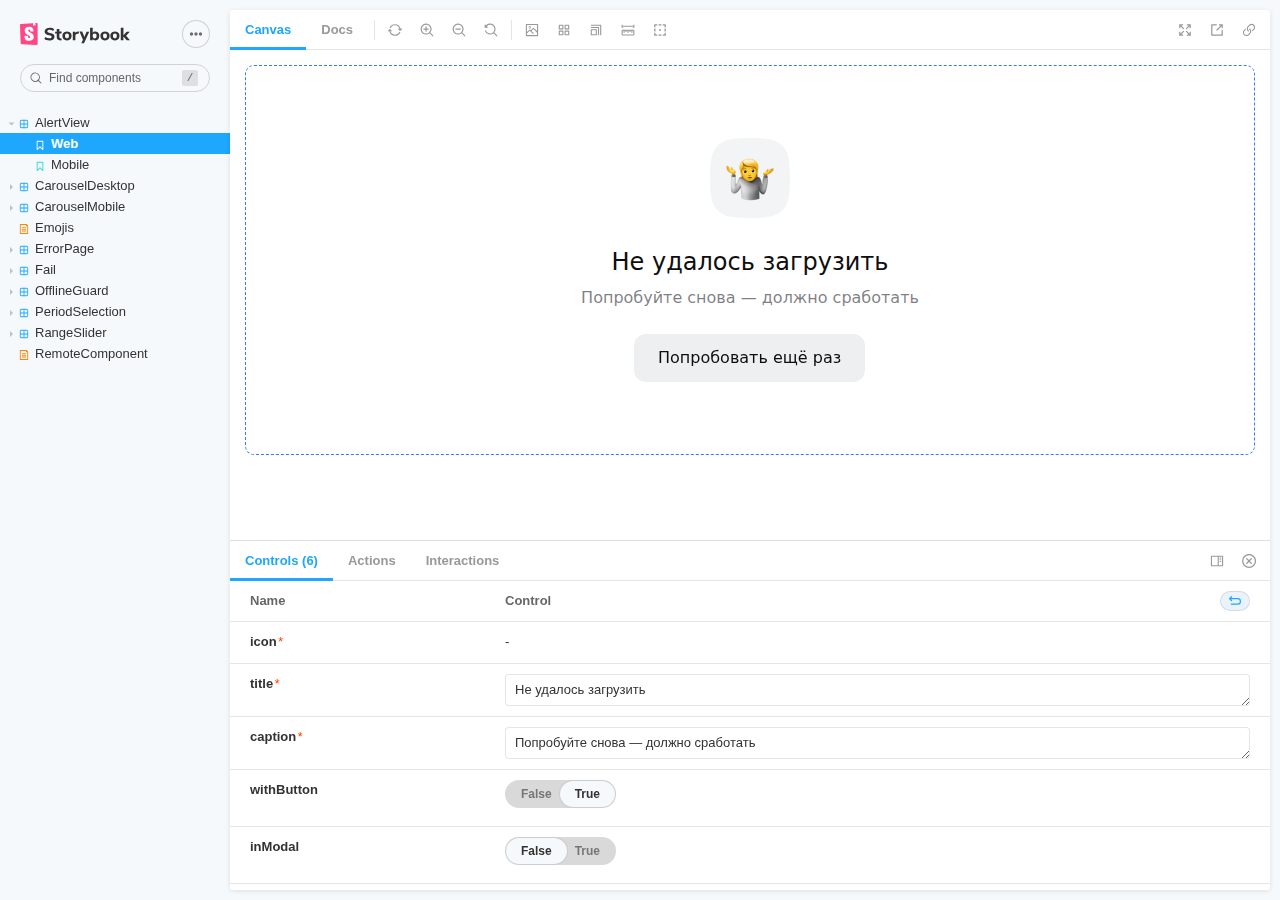
<file: index.html>
<!doctype html><html lang="en"><head><meta charset="utf-8"/><title>Webpack App</title><meta name="viewport" content="width=device-width,initial-scale=1"/><style>html, body {
    overflow: hidden;
    height: 100%;
    width: 100%;
    margin: 0;
    padding: 0;
  }

  * {
    box-sizing: border-box;
  }</style><script>/* globals window */
  /* eslint-disable no-underscore-dangle */
  try {
    if (window.top !== window) {
      window.__REACT_DEVTOOLS_GLOBAL_HOOK__ = window.top.__REACT_DEVTOOLS_GLOBAL_HOOK__;
    }
  } catch (e) {
    // eslint-disable-next-line no-console
    console.warn('unable to connect to top frame for connecting dev tools');
  }

  window.onerror = function onerror(message, source, line, column, err) {
    if (window.CONFIG_TYPE !== 'DEVELOPMENT') return;
    // eslint-disable-next-line no-var, vars-on-top
    var xhr = new window.XMLHttpRequest();
    xhr.open('POST', '/runtime-error');
    xhr.setRequestHeader('Content-Type', 'application/json;charset=UTF-8');
    xhr.send(
      JSON.stringify({
        /* eslint-disable object-shorthand */
        message: message,
        source: source,
        line: line,
        column: column,
        error: err && { message: err.message, name: err.name, stack: err.stack },
        origin: 'manager',
        /* eslint-enable object-shorthand */
      })
    );
  };</script><style>#root[hidden],
      #docs-root[hidden] {
        display: none !important;
      }</style></head><body><div id="root"></div><div id="docs-root"></div><script>window['CONFIG_TYPE'] = "PRODUCTION";
          
      
          
            window['LOGLEVEL'] = "info";
          
      
          
            window['FEATURES'] = {"postcss":true,"emotionAlias":false,"warnOnLegacyHierarchySeparator":true,"buildStoriesJson":false,"storyStoreV7":false,"modernInlineRender":false,"breakingChangesV7":false,"interactionsDebugger":false,"babelModeV7":false,"argTypeTargetsV7":false,"previewMdx2":false};
          
      
          
      
          
      
          
            window['DOCS_MODE'] = false;</script><script src="runtime~main.e646562f4f76b1b0eecb.manager.bundle.js"></script><script src="292.92fffae3e85dd0c6dcae.manager.bundle.js"></script><script src="main.4e8a7eb01aa65143df40.manager.bundle.js"></script></body></html>
</file>
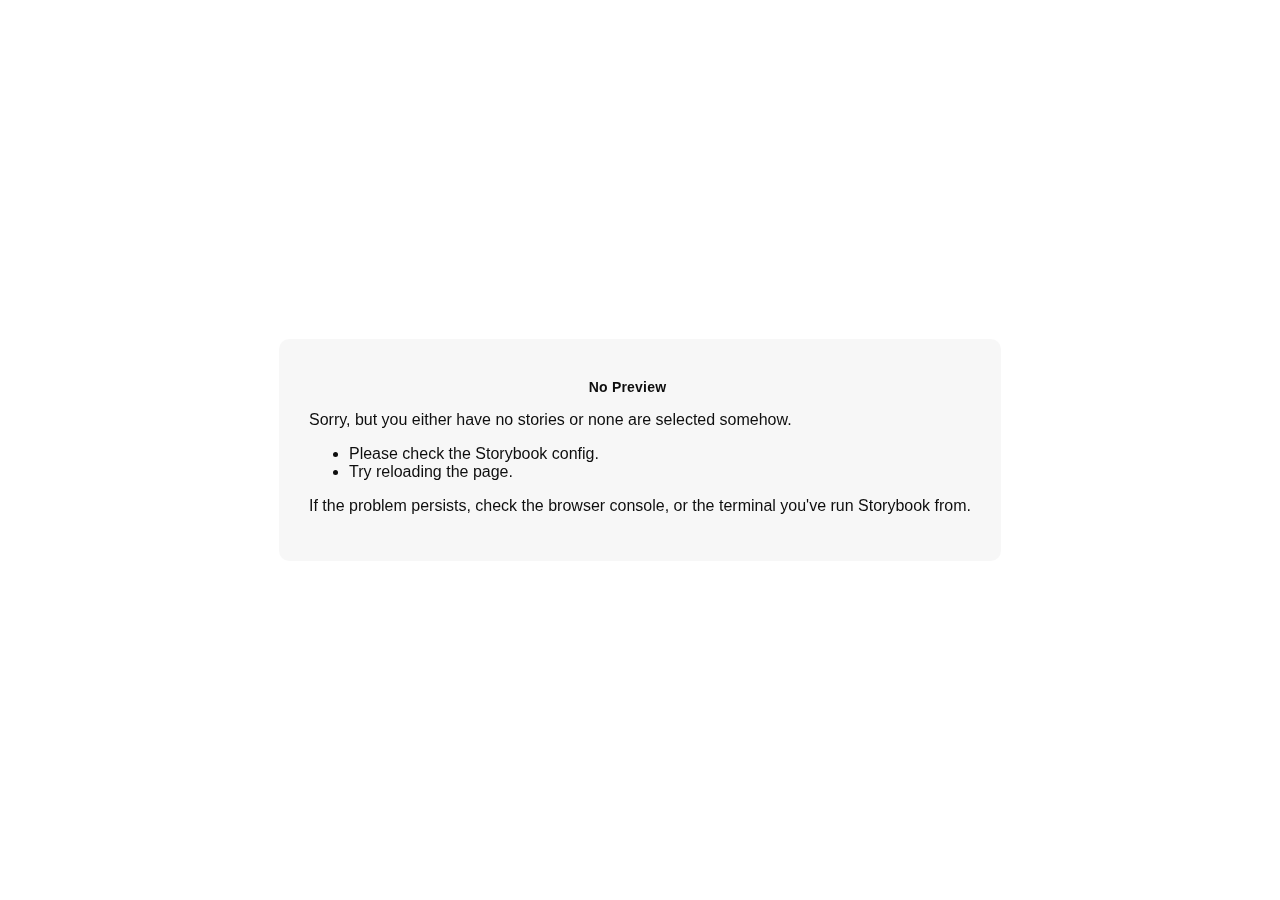
<file: iframe.html>
<!doctype html><html lang="en"><head><meta charset="utf-8"><title>Webpack App</title><meta name="viewport" content="width=device-width,initial-scale=1"><base target="_parent"><style>/* While we aren't showing the main block yet, but still preparing, we want everything the user
     has rendered, which may or may not be in #root, to be display none */
  .sb-show-preparing-story:not(.sb-show-main) > :not(.sb-preparing-story) {
    display: none;
  }

  .sb-show-preparing-docs:not(.sb-show-main) > :not(.sb-preparing-docs) {
    display: none;
  }

  /* Hide our own blocks when we aren't supposed to be showing them */
  :not(.sb-show-preparing-story) > .sb-preparing-story,
  :not(.sb-show-preparing-docs) > .sb-preparing-docs,
  :not(.sb-show-nopreview) > .sb-nopreview,
  :not(.sb-show-errordisplay) > .sb-errordisplay {
    display: none;
  }

  .sb-show-main.sb-main-centered {
    margin: 0;
    display: flex;
    align-items: center;
    min-height: 100vh;
  }

  .sb-show-main.sb-main-centered #root {
    box-sizing: border-box;
    margin: auto;
    padding: 1rem;
    max-height: 100%; /* Hack for centering correctly in IE11 */
  }

  /* Vertical centering fix for IE11 */
  @media screen and (-ms-high-contrast: none), (-ms-high-contrast: active) {
    .sb-show-main.sb-main-centered:after {
      content: '';
      min-height: inherit;
      font-size: 0;
    }
  }

  .sb-show-main.sb-main-fullscreen {
    margin: 0;
    padding: 0;
    display: block;
  }

  .sb-show-main.sb-main-padded {
    margin: 0;
    padding: 1rem;
    display: block;
    box-sizing: border-box;
  }

  .sb-wrapper {
    position: fixed;
    top: 0;
    bottom: 0;
    left: 0;
    right: 0;
    padding: 20px;
    font-family: 'Nunito Sans', -apple-system, '.SFNSText-Regular', 'San Francisco',
      BlinkMacSystemFont, 'Segoe UI', 'Helvetica Neue', Helvetica, Arial, sans-serif;
    -webkit-font-smoothing: antialiased;
    overflow: auto;
  }

  .sb-heading {
    font-size: 14px;
    font-weight: 600;
    letter-spacing: 0.2px;
    margin: 10px 0;
    padding-right: 25px;
  }

  .sb-nopreview {
    display: flex;
    align-content: center;
    justify-content: center;
  }

  .sb-nopreview_main {
    margin: auto;
    padding: 30px;
    border-radius: 10px;
    background: rgba(0, 0, 0, 0.03);
  }

  .sb-nopreview_heading {
    text-align: center;
  }

  .sb-errordisplay {
    border: 20px solid rgb(187, 49, 49);
    background: #222;
    color: #fff;
    z-index: 999999;
  }

  .sb-errordisplay_code {
    padding: 10px;
    background: #000;
    color: #eee;
    font-family: 'Operator Mono', 'Fira Code Retina', 'Fira Code', 'FiraCode-Retina', 'Andale Mono',
      'Lucida Console', Consolas, Monaco, monospace;
  }

  .sb-errordisplay pre {
    white-space: pre-wrap;
  }

  @-webkit-keyframes sb-rotate360 {
    from {
      transform: rotate(0deg);
    }
    to {
      transform: rotate(360deg);
    }
  }
  @keyframes sb-rotate360 {
    from {
      transform: rotate(0deg);
    }
    to {
      transform: rotate(360deg);
    }
  }
  @-webkit-keyframes sb-glow {
    0%,
    100% {
      opacity: 1;
    }
    50% {
      opacity: 0.4;
    }
  }
  @keyframes sb-glow {
    0%,
    100% {
      opacity: 1;
    }
    50% {
      opacity: 0.4;
    }
  }

  /* We display the preparing loaders *over* the rendering story */
  .sb-preparing-story,
  .sb-preparing-docs {
    background-color: white;
    /* Maximum possible z-index. It would be better to use stacking contexts to ensure it's always
    on top, but this isn't possible as it would require making CSS changes that could affect user code */
    z-index: 2147483647;
  }

  .sb-loader {
    -webkit-animation: sb-rotate360 0.7s linear infinite;
    animation: sb-rotate360 0.7s linear infinite;
    border-color: rgba(97, 97, 97, 0.29);
    border-radius: 50%;
    border-style: solid;
    border-top-color: #646464;
    border-width: 2px;
    display: inline-block;
    height: 32px;
    left: 50%;
    margin-left: -16px;
    margin-top: -16px;
    mix-blend-mode: difference;
    overflow: hidden;
    position: absolute;
    top: 50%;
    transition: all 200ms ease-out;
    vertical-align: top;
    width: 32px;
    z-index: 4;
  }

  .sb-previewBlock {
    background: #fff;
    border: 1px solid rgba(0, 0, 0, 0.1);
    border-radius: 4px;
    box-shadow: rgba(0, 0, 0, 0.1) 0 1px 3px 0;
    margin: 25px auto 40px;
    max-width: 600px;
  }

  .sb-previewBlock_header {
    align-items: center;
    box-shadow: rgba(0, 0, 0, 0.1) 0 -1px 0 0 inset;
    display: flex;
    gap: 14px;
    height: 40px;
    padding: 0 12px;
  }

  .sb-previewBlock_icon {
    -webkit-animation: sb-glow 1.5s ease-in-out infinite;
    animation: sb-glow 1.5s ease-in-out infinite;
    background: #e6e6e6;
    height: 14px;
    width: 14px;
  }
  .sb-previewBlock_icon:last-child {
    margin-left: auto;
  }

  .sb-previewBlock_body {
    -webkit-animation: sb-glow 1.5s ease-in-out infinite;
    animation: sb-glow 1.5s ease-in-out infinite;
    height: 182px;
    position: relative;
  }

  .sb-argstableBlock {
    border-collapse: collapse;
    border-spacing: 0;
    font-size: 13px;
    line-height: 20px;
    margin: 25px auto 40px;
    max-width: 600px;
    text-align: left;
    width: 100%;
  }
  .sb-argstableBlock th:first-of-type,
  .sb-argstableBlock td:first-of-type {
    padding-left: 20px;
  }
  .sb-argstableBlock th:nth-of-type(2),
  .sb-argstableBlock td:nth-of-type(2) {
    width: 35%;
  }
  .sb-argstableBlock th:nth-of-type(3),
  .sb-argstableBlock td:nth-of-type(3) {
    width: 15%;
  }
  .sb-argstableBlock th:last-of-type,
  .sb-argstableBlock td:last-of-type {
    width: 25%;
    padding-right: 20px;
  }
  .sb-argstableBlock th span,
  .sb-argstableBlock td span {
    -webkit-animation: sb-glow 1.5s ease-in-out infinite;
    animation: sb-glow 1.5s ease-in-out infinite;
    background-color: rgba(0, 0, 0, 0.1);
    border-radius: 0;
    box-shadow: none;
    color: transparent;
  }
  .sb-argstableBlock th {
    padding: 10px 15px;
  }

  .sb-argstableBlock-body {
    border-radius: 4px;
    box-shadow: rgba(0, 0, 0, 0.1) 0 1px 3px 1px, rgba(0, 0, 0, 0.065) 0 0 0 1px;
  }
  .sb-argstableBlock-body tr {
    background: transparent;
    overflow: hidden;
  }
  .sb-argstableBlock-body tr:not(:first-child) {
    border-top: 1px solid #e6e6e6;
  }
  .sb-argstableBlock-body tr:first-child td:first-child {
    border-top-left-radius: 4px;
  }
  .sb-argstableBlock-body tr:first-child td:last-child {
    border-top-right-radius: 4px;
  }
  .sb-argstableBlock-body tr:last-child td:first-child {
    border-bottom-left-radius: 4px;
  }
  .sb-argstableBlock-body tr:last-child td:last-child {
    border-bottom-right-radius: 4px;
  }
  .sb-argstableBlock-body td {
    background: #fff;
    padding-bottom: 10px;
    padding-top: 10px;
    vertical-align: top;
  }
  .sb-argstableBlock-body td:not(:first-of-type) {
    padding-left: 15px;
    padding-right: 15px;
  }
  .sb-argstableBlock-body button {
    -webkit-animation: sb-glow 1.5s ease-in-out infinite;
    animation: sb-glow 1.5s ease-in-out infinite;
    background-color: rgba(0, 0, 0, 0.1);
    border: 0;
    border-radius: 0;
    box-shadow: none;
    color: transparent;
    display: inline;
    font-size: 12px;
    line-height: 1;
    padding: 10px 16px;
  }

  .sb-argstableBlock-summary {
    margin-top: 4px;
  }

  .sb-argstableBlock-code {
    margin-right: 4px;
    margin-bottom: 4px;
    padding: 2px 5px;
  }</style><script>/* globals window */
  /* eslint-disable no-underscore-dangle */
  try {
    if (window.top !== window) {
      window.__REACT_DEVTOOLS_GLOBAL_HOOK__ = window.top.__REACT_DEVTOOLS_GLOBAL_HOOK__;
      window.__VUE_DEVTOOLS_GLOBAL_HOOK__ = window.top.__VUE_DEVTOOLS_GLOBAL_HOOK__;
      window.top.__VUE_DEVTOOLS_CONTEXT__ = window.document;
    }
  } catch (e) {
    // eslint-disable-next-line no-console
    console.warn('unable to connect to top frame for connecting dev tools');
  }

  window.onerror = function onerror(message, source, line, column, err) {
    if (window.CONFIG_TYPE !== 'DEVELOPMENT') return;
    // eslint-disable-next-line no-var, vars-on-top
    var xhr = new window.XMLHttpRequest();
    xhr.open('POST', '/runtime-error');
    xhr.setRequestHeader('Content-Type', 'application/json;charset=UTF-8');
    xhr.send(
      JSON.stringify({
        /* eslint-disable object-shorthand */
        message: message,
        source: source,
        line: line,
        column: column,
        error: err && { message: err.message, name: err.name, stack: err.stack },
        origin: 'preview',
        /* eslint-enable object-shorthand */
      })
    );
  };</script><meta name="viewport" content="width=device-width,initial-scale=1"><style>@font-face {
        font-family: 'Styrene UI';
        src: url('https://alfabank.servicecdn.ru/media/fonts/styrene-ui/styrene-ui_regular.woff2') format('woff2'),
            url('https://alfabank.servicecdn.ru/media/fonts/styrene-ui/styrene-ui_regular.woff') format('woff');
        font-weight: 400;
        font-style: normal;
    }

    @font-face {
        font-family: 'Styrene UI';
        src: url('https://alfabank.servicecdn.ru/media/fonts/styrene-ui/styrene-ui_medium.woff2') format('woff2'),
            url('https://alfabank.servicecdn.ru/media/fonts/styrene-ui/styrene-ui_medium.woff') format('woff');
        font-weight: 500;
        font-style: normal;
    }

    @font-face {
        font-family: 'Styrene UI';
        src: url('https://alfabank.servicecdn.ru/media/fonts/styrene-ui/styrene-ui_bold.woff2') format('woff2'),
            url('https://alfabank.servicecdn.ru/media/fonts/styrene-ui/styrene-ui_bold.woff') format('woff');
        font-weight: 700;
        font-style: normal;
    }

    *,
    *:before,
    *:after {
        box-sizing: border-box;
    }

    body {
        -moz-osx-font-smoothing: grayscale;
        -webkit-font-smoothing: antialiased;
        background-color: var(--color-light-bg-primary);
        color: var(--color-light-text-primary);
        font-family: var(--font-family-system);
        font-style: normal;
        letter-spacing: 0;
    }</style><style>#root[hidden],
      #docs-root[hidden] {
        display: none !important;
      }</style></head><body><div class="sb-preparing-story sb-wrapper"><div class="sb-loader"></div></div><div class="sb-preparing-docs sb-wrapper"><div class="sb-previewBlock"><div class="sb-previewBlock_header"><div class="sb-previewBlock_icon"></div><div class="sb-previewBlock_icon"></div><div class="sb-previewBlock_icon"></div><div class="sb-previewBlock_icon"></div></div><div class="sb-previewBlock_body"><div class="sb-loader"></div></div></div><table aria-hidden="true" class="sb-argstableBlock"><thead class="sb-argstableBlock-head"><tr><th><span>Name</span></th><th><span>Description</span></th><th><span>Default</span></th><th><span>Control</span></th></tr></thead><tbody class="sb-argstableBlock-body"><tr><td><span>propertyName</span><span title="Required">*</span></td><td><div><span>This is a short description</span></div><div class="sb-argstableBlock-summary"><div><span class="sb-argstableBlock-code">summary</span></div></div></td><td><div><span class="sb-argstableBlock-code">defaultValue</span></div></td><td><button>Set string</button></td></tr><tr><td><span>propertyName</span><span>*</span></td><td><div><span>This is a short description</span></div><div class="sb-argstableBlock-summary"><div><span class="sb-argstableBlock-code">summary</span></div></div></td><td><div><span class="sb-argstableBlock-code">defaultValue</span></div></td><td><button>Set string</button></td></tr><tr><td><span>propertyName</span><span>*</span></td><td><div><span>This is a short description</span></div><div class="sb-argstableBlock-summary"><div><span class="sb-argstableBlock-code">summary</span></div></div></td><td><div><span class="sb-argstableBlock-code">defaultValue</span></div></td><td><button>Set string</button></td></tr></tbody></table></div><div class="sb-nopreview sb-wrapper"><div class="sb-nopreview_main"><h1 class="sb-nopreview_heading sb-heading">No Preview</h1><p>Sorry, but you either have no stories or none are selected somehow.</p><ul><li>Please check the Storybook config.</li><li>Try reloading the page.</li></ul><p>If the problem persists, check the browser console, or the terminal you've run Storybook from.</p></div></div><div class="sb-errordisplay sb-wrapper"><pre id="error-message" class="sb-heading"></pre><pre class="sb-errordisplay_code"><code id="error-stack"></code></pre></div><div id="root"></div><div id="docs-root"></div><script>window['CONFIG_TYPE'] = "PRODUCTION";
          
      
          
            window['LOGLEVEL'] = "info";
          
      
          
            window['FRAMEWORK_OPTIONS'] = {};
          
      
          
      
          
            window['FEATURES'] = {"postcss":true,"emotionAlias":false,"warnOnLegacyHierarchySeparator":true,"buildStoriesJson":false,"storyStoreV7":false,"modernInlineRender":false,"breakingChangesV7":false,"interactionsDebugger":false,"babelModeV7":false,"argTypeTargetsV7":false,"previewMdx2":false};
          
      
          
      
          
            window['STORIES'] = [{"titlePrefix":"","directory":"./src","files":"**/*.stories.@(ts|md)x","importPathMatcher":"^\\.[\\\\/](?:src(?:\\/(?!\\.)(?:(?:(?!(?:^|\\/)\\.).)*?)\\/|\\/|$)(?!\\.)(?=.)[^/]*?\\.stories\\.(ts|md)x)$"}];</script><script src="runtime~main.5b7036ff.iframe.bundle.js"></script><script src="336.7da16b28.iframe.bundle.js"></script><script src="main.02ec9eb0.iframe.bundle.js"></script></body></html>
</file>
